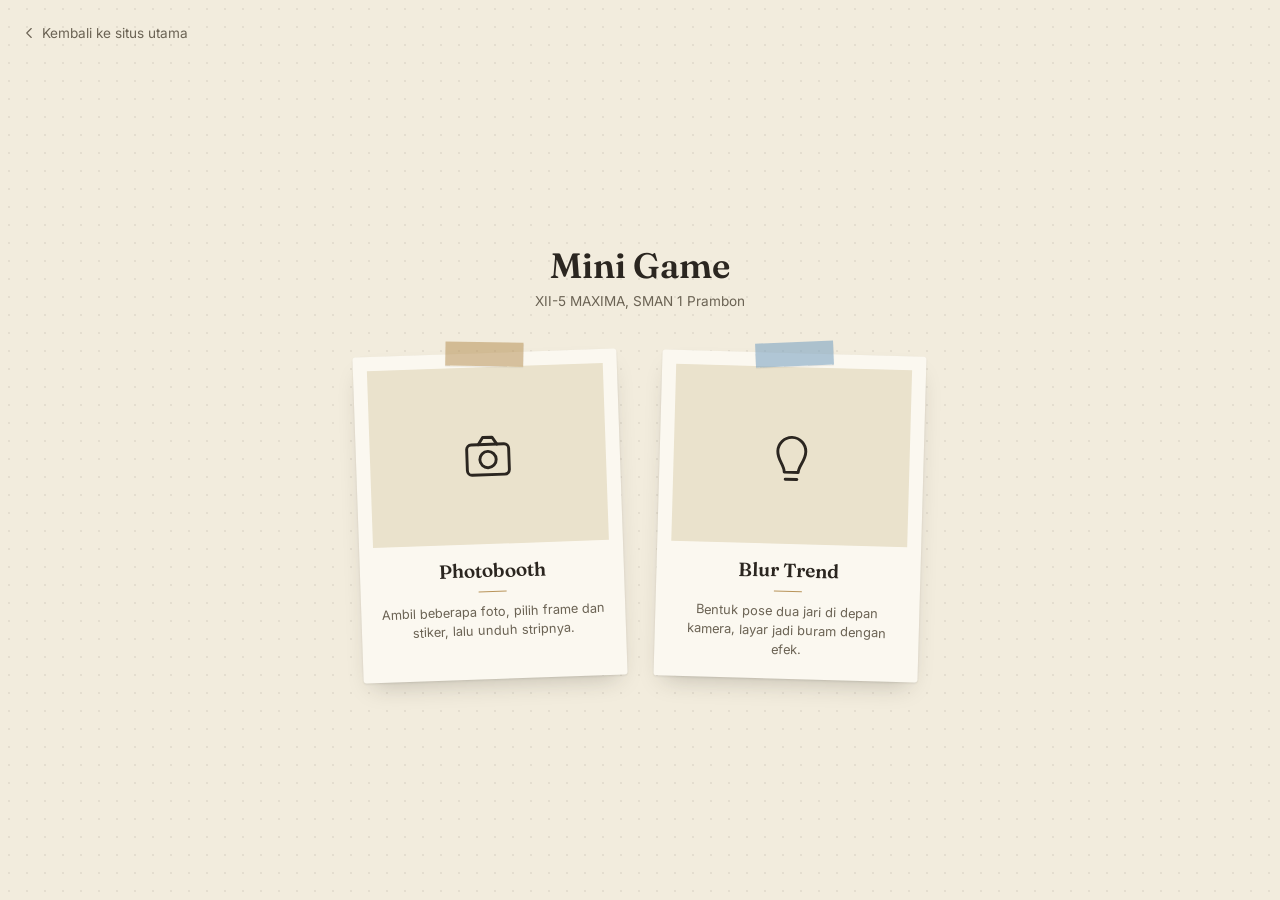
<file: minigame/index.html>
<!DOCTYPE html>
<html lang="id">
<head>
<meta charset="UTF-8">
<meta name="viewport" content="width=device-width, initial-scale=1.0">
<title>Mini Game — XII-5 · MAXIMA</title>
<meta name="theme-color" content="#F2ECDD">
<link rel="icon" type="image/svg+xml" href="favicon.svg?v=1">
<link rel="preconnect" href="https://fonts.googleapis.com">
<link href="https://fonts.googleapis.com/css2?family=Fraunces:wght@600&family=Inter:wght@400;500&display=swap" rel="stylesheet">
<link rel="stylesheet" href="css/menu.css?v=1">
</head>
<body>
  <header class="topbar">
    <a href="../index.html" class="topbar__back">
      <svg width="18" height="18" viewBox="0 0 24 24" fill="none" stroke="currentColor" stroke-width="1.5" stroke-linecap="round" stroke-linejoin="round" aria-hidden="true"><path d="m15 18-6-6 6-6"/></svg>
      Kembali ke situs utama
    </a>
  </header>

  <main class="menu-page">
    <div class="menu-head">
      <h1>Mini Game</h1>
      <p>XII-5 MAXIMA, SMAN 1 Prambon</p>
    </div>

    <div class="menu-grid">
      <a class="card card--gold" href="photobooth/index.html">
        <span class="card__photo">
          <svg width="56" height="56" viewBox="0 0 24 24" fill="none" stroke="currentColor" stroke-width="1.25" stroke-linecap="round" stroke-linejoin="round" aria-hidden="true"><rect x="3" y="7" width="18" height="13" rx="2"/><path d="M8 7l2-3h4l2 3"/><circle cx="12" cy="13.5" r="3.5"/></svg>
        </span>
        <span class="card__title">Photobooth</span>
        <span class="card__rule"></span>
        <span class="card__desc">Ambil beberapa foto, pilih frame dan stiker, lalu unduh stripnya.</span>
      </a>

      <a class="card card--blue" href="blur-trend/index.html">
        <span class="card__photo">
          <svg width="56" height="56" viewBox="0 0 24 24" fill="none" stroke="currentColor" stroke-width="1.25" stroke-linecap="round" stroke-linejoin="round" aria-hidden="true"><path d="M18 10c0-3-2.5-6-6-6S6 7 6 10c0 4 3 6 3 9h6c0-3 3-5 3-9z"/><path d="M9.5 22h5"/></svg>
        </span>
        <span class="card__title">Blur Trend</span>
        <span class="card__rule"></span>
        <span class="card__desc">Bentuk pose dua jari di depan kamera, layar jadi buram dengan efek.</span>
      </a>
    </div>
  </main>
</body>
</html>
</file>
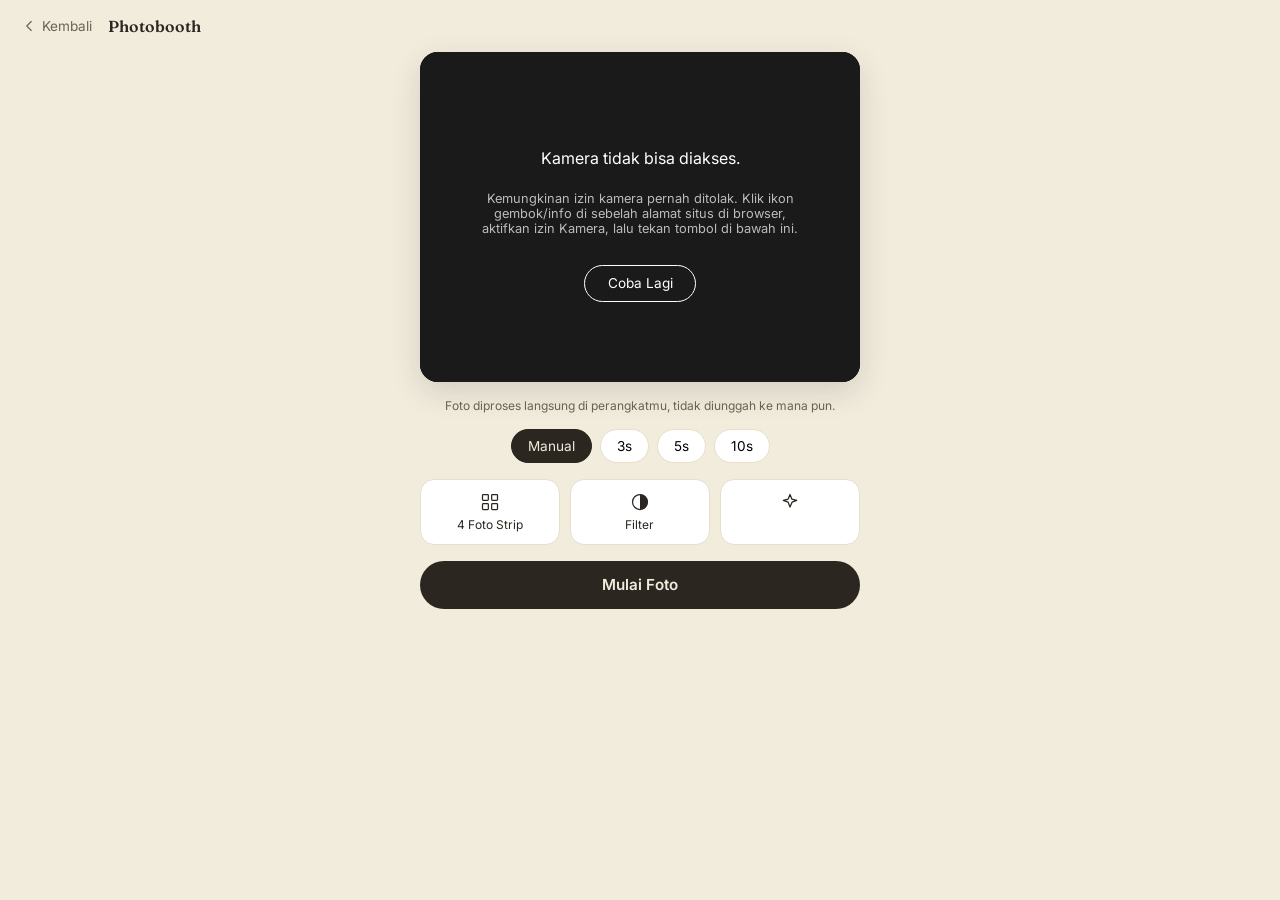
<file: minigame/photobooth/index.html>
<!DOCTYPE html>
<html lang="id">
<head>
<meta charset="UTF-8">
<meta name="viewport" content="width=device-width, initial-scale=1.0, viewport-fit=cover">
<title>Photobooth — XII-5 · MAXIMA</title>
<link rel="preconnect" href="https://fonts.googleapis.com">
<link href="https://fonts.googleapis.com/css2?family=Fraunces:wght@600&family=Inter:wght@400;500;600&display=swap" rel="stylesheet">
<link rel="stylesheet" href="css/style.css?v=4">
</head>
<body>

  <header class="topbar">
    <a href="../index.html" class="topbar__back">
      <svg width="18" height="18" viewBox="0 0 24 24" fill="none" stroke="currentColor" stroke-width="1.5" stroke-linecap="round" stroke-linejoin="round" aria-hidden="true"><path d="m15 18-6-6 6-6"/></svg>
      Kembali
    </a>
    <span class="topbar__title">Photobooth</span>
  </header>

  <!-- ================= LAYAR 1: PERSIAPAN ================= -->
  <section id="screenPrep" class="screen">
    <div class="camera-card" id="cameraCardPrep">
      <video id="video" autoplay playsinline muted></video>
      <div id="cameraError" class="camera-error" hidden>
        <p>Kamera tidak bisa diakses.</p>
        <p class="camera-error__hint">
          Kemungkinan izin kamera pernah ditolak. Klik ikon gembok/info di sebelah alamat situs
          di browser, aktifkan izin Kamera, lalu tekan tombol di bawah ini.
        </p>
        <button id="retryCameraBtn" class="camera-error__retry">Coba Lagi</button>
      </div>
    </div>

    <p class="privacy-note">Foto diproses langsung di perangkatmu, tidak diunggah ke mana pun.</p>

    <div class="chip-row" id="timerChips">
      <button class="chip is-active" data-timer="manual">Manual</button>
      <button class="chip" data-timer="3">3s</button>
      <button class="chip" data-timer="5">5s</button>
      <button class="chip" data-timer="10">10s</button>
    </div>

    <div class="option-btn-row">
      <button class="option-btn" id="btnLayout">
        <svg class="option-btn__icon" width="20" height="20" viewBox="0 0 24 24" fill="none" stroke="currentColor" stroke-width="1.5"><rect x="3" y="3" width="7" height="7" rx="1"/><rect x="14" y="3" width="7" height="7" rx="1"/><rect x="3" y="14" width="7" height="7" rx="1"/><rect x="14" y="14" width="7" height="7" rx="1"/></svg>
        <span id="layoutLabel">Layout</span>
      </button>
      <button class="option-btn" id="btnFilter">
        <svg class="option-btn__icon" width="20" height="20" viewBox="0 0 24 24" fill="none" stroke="currentColor" stroke-width="1.5"><circle cx="12" cy="12" r="9"/><path d="M12 3a9 9 0 0 1 0 18z" fill="currentColor" stroke="none"/></svg>
        <span id="filterLabel">Filter</span>
      </button>
      <button class="option-btn" id="btnThemePrep">
        <svg class="option-btn__icon" width="20" height="20" viewBox="0 0 24 24" fill="none" stroke="currentColor" stroke-width="1.5"><path d="M12 3l2.2 5.5L20 10l-5.5 2.2L12 18l-2.2-5.8L4 10l5.8-1.5L12 3z" stroke-linejoin="round"/></svg>
        <span id="themeLabelPrep">Tema</span>
      </button>
    </div>

    <button id="mulaiFotoBtn" class="primary-btn">Mulai Foto</button>
  </section>

  <!-- ================= LAYAR 2: PENGAMBILAN ================= -->
  <section id="screenCapture" class="screen" hidden>
    <div class="camera-card" id="cameraCardCapture">
      <video id="videoCapture" autoplay playsinline muted></video>
      <div id="countdownOverlay" class="countdown-overlay" hidden></div>
    </div>

    <p id="captureStatus" class="capture-status">Foto 1 dari 4</p>

    <div id="thumbRow" class="thumb-row"></div>

    <button id="manualCaptureBtn" class="primary-btn">Ambil Foto</button>
    <button id="nextBtn" class="primary-btn" hidden>Berikutnya</button>
    <button id="cancelRetakeBtn" class="secondary-btn" hidden>Batal</button>
  </section>

  <!-- ================= LAYAR 3: HASIL ================= -->
  <section id="screenResult" class="screen" hidden>
    <div class="result-preview-wrap">
      <canvas id="resultCanvas"></canvas>
    </div>

    <div class="retake">
      <p class="retake__hint">Ketuk satu foto untuk mengulangnya</p>
      <div id="retakeRow" class="retake__row"></div>
    </div>

    <button class="option-btn option-btn--wide" id="btnThemeResult">
      <span class="option-btn__icon"><svg width="18" height="18" viewBox="0 0 24 24" fill="none" stroke="currentColor" stroke-width="1.5"><path d="M12 3l2.2 5.5L20 10l-5.5 2.2L12 18l-2.2-5.8L4 10l5.8-1.5L12 3z" stroke-linejoin="round"/></svg></span>
      <span id="themeLabelResult">Ganti Tema</span>
    </button>

    <div class="result-actions">
      <button id="downloadBtn" class="primary-btn">Unduh</button>
      <button id="ulangBtn" class="secondary-btn">Ambil Ulang</button>
    </div>
  </section>

  <!-- ================= BOTTOM SHEET: LAYOUT ================= -->
  <div id="sheetLayout" class="sheet" hidden>
    <div class="sheet__backdrop" data-close-sheet></div>
    <div class="sheet__card">
      <div class="sheet__header">
        <h3>Pilih Layout</h3>
        <button class="sheet__close" data-close-sheet><svg width="14" height="14" viewBox="0 0 24 24" fill="none" stroke="currentColor" stroke-width="2"><path d="M6 6l12 12M18 6L6 18" stroke-linecap="round"/></svg></button>
      </div>
      <div id="layoutGrid" class="layout-grid"></div>
    </div>
  </div>

  <!-- ================= BOTTOM SHEET: FILTER ================= -->
  <div id="sheetFilter" class="sheet" hidden>
    <div class="sheet__backdrop" data-close-sheet></div>
    <div class="sheet__card">
      <div class="sheet__header">
        <h3>Pilih Filter</h3>
        <button class="sheet__close" data-close-sheet><svg width="14" height="14" viewBox="0 0 24 24" fill="none" stroke="currentColor" stroke-width="2"><path d="M6 6l12 12M18 6L6 18" stroke-linecap="round"/></svg></button>
      </div>
      <div id="filterGrid" class="filter-grid"></div>
    </div>
  </div>

  <!-- ================= BOTTOM SHEET: TEMA ================= -->
  <div id="sheetTheme" class="sheet" hidden>
    <div class="sheet__backdrop" data-close-sheet></div>
    <div class="sheet__card">
      <div class="sheet__header">
        <h3>Pilih Tema</h3>
        <button class="sheet__close" data-close-sheet><svg width="14" height="14" viewBox="0 0 24 24" fill="none" stroke="currentColor" stroke-width="2"><path d="M6 6l12 12M18 6L6 18" stroke-linecap="round"/></svg></button>
      </div>
      <div class="theme-category-row" id="themeCategoryRow"></div>
      <div id="themeTemplateGrid" class="theme-template-grid"></div>
    </div>
  </div>

<script type="module" src="js/main.js?v=5"></script>
</body>
</html>
</file>
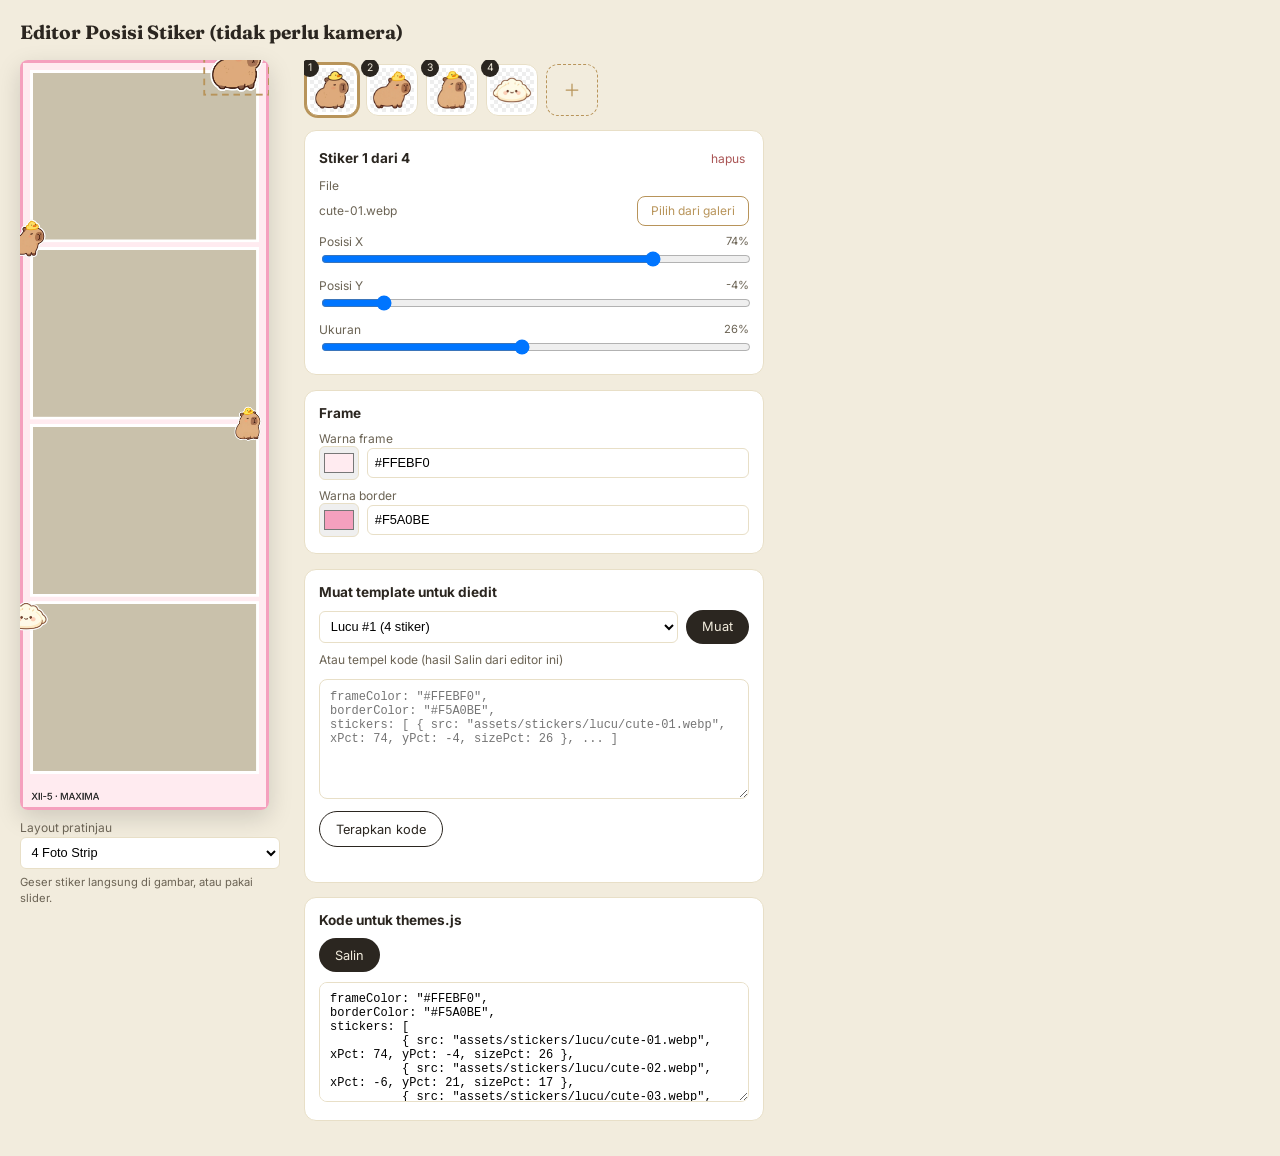
<file: minigame/photobooth/editor.html>
<!DOCTYPE html>
<html lang="id">
<head>
<meta charset="UTF-8">
<meta name="viewport" content="width=device-width, initial-scale=1.0">
<title>Editor Posisi Stiker</title>
<link href="https://fonts.googleapis.com/css2?family=Fraunces:wght@600&family=Inter:wght@400;500;600&display=swap" rel="stylesheet">
<style>
  :root { --cream:#F2ECDD; --ink:#2B2620; --gold:#B8945A; --line:#e8dfc7; --soft:#6b6354; }
  * { box-sizing: border-box; -webkit-tap-highlight-color: transparent; }
  body { margin:0; background:var(--cream); color:var(--ink); font-family:"Inter",sans-serif; padding:1.25rem; }
  h1 { font-family:"Fraunces",serif; font-size:1.2rem; margin:0 0 1rem; }
  button { cursor:pointer; font-family:inherit; }

  /* TATA LETAK: preview menempel (sticky), kontrol di sebelahnya / di bawahnya */
  .layout { display:flex; gap:1.5rem; align-items:flex-start; }
  .stage-wrap { position:sticky; top:1rem; flex-shrink:0; display:flex; flex-direction:column; gap:0.6rem; }
  #stage { display:block; border-radius:8px; box-shadow:0 8px 24px rgba(0,0,0,0.15); touch-action:none; cursor:grab; }
  #stage.is-readonly { cursor:default; }
  .stage-tools { max-width:260px; }
  .drag-hint { margin:0.4rem 0 0; font-size:0.7rem; line-height:1.4; color:var(--soft); }
  .controls { flex:1; min-width:0; max-width:460px; }

  @media (max-width: 720px) {
    body { padding-top:0; }
    h1 { padding-top:1.25rem; }
    .layout { flex-direction:column; gap:0.75rem; }
    .stage-wrap {
      top:0; z-index:20; flex-direction:row; align-items:flex-start; gap:0.75rem;
      margin:0 -1.25rem; padding:0.6rem 1.25rem; width:calc(100% + 2.5rem);
      background:var(--cream); border-bottom:1px solid var(--line);
    }
    .stage-tools { flex:1; max-width:none; }
    .controls { max-width:none; width:100%; }
  }

  .field-group { border:1px solid var(--line); border-radius:12px; padding:0.9rem; margin-bottom:0.9rem; background:#fff; }
  .field-group h3 { margin:0 0 0.6rem; font-size:0.85rem; }
  label { display:block; font-size:0.75rem; color:var(--soft); margin:0.5rem 0 0.15rem; }
  input[type=range] { width:100%; }
  input[type=text], select { width:100%; padding:0.4rem; border-radius:6px; border:1px solid var(--line); font-size:0.8rem; background:#fff; }
  .color-row { display:flex; gap:0.5rem; align-items:center; }
  .color-row input[type=color] { width:40px; height:34px; padding:2px; border-radius:6px; border:1px solid var(--line); flex-shrink:0; }
  .color-row input[type=text] { flex:1; }
  .val { font-size:0.7rem; color:var(--soft); float:right; }

  /* DERET STIKER (tab) */
  .tabs { display:flex; gap:0.5rem; overflow-x:auto; padding:0.25rem 0.15rem 0.6rem; margin-bottom:0.3rem; }
  .tab {
    position:relative; flex-shrink:0; width:52px; height:52px; padding:3px; border-radius:12px;
    border:1px solid var(--line); background:#fff;
  }
  .tab img { width:100%; height:100%; object-fit:contain; border-radius:8px; display:block;
    background:repeating-conic-gradient(#eee 0 25%, transparent 0 50%) 0 0/8px 8px; }
  .tab__num { position:absolute; top:-6px; left:-6px; min-width:18px; height:18px; padding:0 4px; border-radius:9px;
    background:var(--ink); color:var(--cream); font-size:0.65rem; line-height:18px; text-align:center; }
  .tab.is-active { border-color:var(--gold); box-shadow:0 0 0 2px var(--gold); }
  .tab--add { display:grid; place-items:center; border:1px dashed var(--gold); color:var(--gold); background:transparent; }

  .sticker-head { display:flex; align-items:center; gap:0.6rem; }
  .sticker-head h3 { flex:1; margin:0; }
  .btn-remove { background:none; border:none; color:#a55; font-size:0.75rem; padding:0.3rem 0.2rem; }
  .file-picker-row { display:flex; align-items:center; gap:0.5rem; }
  .file-picker-current { flex:1; font-size:0.75rem; color:var(--soft); overflow:hidden; text-overflow:ellipsis; white-space:nowrap; }
  .btn-pick { padding:0.4rem 0.8rem; border-radius:8px; border:1px solid var(--gold); background:#fff; color:var(--gold); font-size:0.75rem; flex-shrink:0; }
  .empty-note { font-size:0.8rem; color:var(--soft); margin:0; }

  /* IMPOR */
  .row { display:flex; gap:0.5rem; align-items:center; }
  .row select { flex:1; }
  .btn { padding:0.6rem 1rem; border-radius:999px; border:none; background:var(--ink); color:var(--cream); font-size:0.8rem; flex-shrink:0; }
  .btn--ghost { background:#fff; color:var(--ink); border:1px solid var(--ink); }
  .status { font-size:0.75rem; color:var(--soft); margin:0.5rem 0 0; min-height:1em; }
  .status.is-error { color:#a33; }
  textarea { width:100%; min-height:120px; font-family:monospace; font-size:0.75rem; padding:0.6rem; border-radius:8px; border:1px solid var(--line); margin-top:0.6rem; }

  /* GALERI */
  .gallery-modal { position:fixed; inset:0; background:rgba(43,38,32,0.55); display:none; align-items:center; justify-content:center; z-index:100; padding:1rem; }
  .gallery-modal.is-open { display:flex; }
  .gallery-card { background:#fff; border-radius:14px; padding:1rem; max-width:420px; width:100%; max-height:80vh; overflow-y:auto; }
  .gallery-tabs { display:flex; gap:0.4rem; margin-bottom:0.8rem; flex-wrap:wrap; }
  .gallery-tab { flex:1; padding:0.4rem; border-radius:999px; border:1px solid var(--line); background:#fff; font-size:0.75rem; }
  .gallery-tab.is-active { background:var(--ink); color:var(--cream); }
  .gallery-grid { display:grid; grid-template-columns:repeat(4,1fr); gap:0.6rem; }
  .gallery-item { border:1px solid var(--line); border-radius:10px; padding:0.4rem; background:#fff; }
  .gallery-item img { width:100%; aspect-ratio:1; object-fit:contain; background:repeating-conic-gradient(#eee 0 25%, transparent 0 50%) 0 0/8px 8px; border-radius:6px; }
  .gallery-empty { font-size:0.8rem; color:#8a8272; text-align:center; padding:1rem; grid-column:1/-1; }
  .gallery-close { float:right; background:none; border:none; font-size:1rem; }
</style>
</head>
<body>

<h1>Editor Posisi Stiker (tidak perlu kamera)</h1>

<div class="layout">
  <div class="stage-wrap">
    <canvas id="stage"></canvas>
    <div class="stage-tools">
      <label for="layoutSelect" style="margin-top:0;">Layout pratinjau</label>
      <select id="layoutSelect">
        <option value="single">1 Foto</option>
        <option value="strip2">2 Foto</option>
        <option value="strip3">3 Foto</option>
        <option value="strip4" selected>4 Foto Strip</option>
        <option value="grid4">4 Foto Grid</option>
        <option value="grid6">6 Foto Grid</option>
      </select>
      <p class="drag-hint" id="dragHint"></p>
    </div>
  </div>

  <div class="controls">
    <div class="tabs" id="tabs"></div>
    <div class="field-group" id="activeSticker"></div>

    <div class="field-group">
      <h3>Frame</h3>
      <label>Warna frame
        <div class="color-row">
          <input type="color" id="frameColorPicker" value="#FFEBF0">
          <input type="text" id="frameColor" value="#FFEBF0">
        </div>
      </label>
      <label>Warna border
        <div class="color-row">
          <input type="color" id="borderColorPicker" value="#F5A0BE">
          <input type="text" id="borderColor" value="#F5A0BE">
        </div>
      </label>
    </div>

    <div class="field-group">
      <h3>Muat template untuk diedit</h3>
      <div class="row">
        <select id="templateSelect"></select>
        <button class="btn" id="loadTemplateBtn">Muat</button>
      </div>
      <label for="pasteBox">Atau tempel kode (hasil Salin dari editor ini)</label>
      <textarea id="pasteBox" placeholder='frameColor: "#FFEBF0",&#10;borderColor: "#F5A0BE",&#10;stickers: [ { src: "assets/stickers/lucu/cute-01.webp", xPct: 74, yPct: -4, sizePct: 26 }, ... ]'></textarea>
      <div class="row" style="margin-top:0.5rem;">
        <button class="btn btn--ghost" id="applyPasteBtn">Terapkan kode</button>
      </div>
      <p class="status" id="importStatus" role="status"></p>
    </div>

    <div class="field-group">
      <h3>Kode untuk themes.js</h3>
      <button class="btn" id="copyBtn">Salin</button>
      <textarea id="codeOutput" readonly></textarea>
    </div>
  </div>
</div>

<div class="gallery-modal" id="galleryModal">
  <div class="gallery-card">
    <button class="gallery-close" id="galleryClose" aria-label="Tutup"><svg width="14" height="14" viewBox="0 0 24 24" fill="none" stroke="currentColor" stroke-width="2"><path d="M6 6l12 12M18 6L6 18" stroke-linecap="round"/></svg></button>
    <div class="gallery-tabs" id="galleryTabs"></div>
    <div class="gallery-grid" id="galleryGrid"></div>
  </div>
</div>

<script type="module">
import { LAYOUTS, getLayout } from "./js/layouts.js";
import { THEMES } from "./js/themes.js";
import { placeSticker, REF_W, REF_H } from "./js/sticker-placement.js?v=1";

const $ = (id) => document.getElementById(id);
const stage = $("stage");
const ctx = stage.getContext("2d");
const slotW = 480;

let layout = getLayout("strip4");
let frameColor = "#FFEBF0";
let borderColor = "#F5A0BE";
let stickers = [
  { src: "assets/stickers/lucu/cute-01.webp", xPct: 74, yPct: -4, sizePct: 26 },
  { src: "assets/stickers/lucu/cute-02.webp", xPct: -6, yPct: 21, sizePct: 17 },
  { src: "assets/stickers/lucu/cute-03.webp", xPct: 84, yPct: 46, sizePct: 15 },
  { src: "assets/stickers/lucu/cute-04.webp", xPct: -7, yPct: 71, sizePct: 19 },
];
let activeIndex = 0;
let drawId = 0;
let lastDims = { stripW: REF_W, stripH: REF_H };

const FIELDS = {
  xPct: { label: "Posisi X", min: -20, max: 100, step: 0.5 },
  yPct: { label: "Posisi Y", min: -20, max: 100, step: 0.5 },
  sizePct: { label: "Ukuran", min: 5, max: 50, step: 1 },
};
const clamp = (v, lo, hi) => Math.min(hi, Math.max(lo, v));
const round05 = (v) => Math.round(v * 2) / 2;

/* ================= MANIFEST + GALERI ================= */
let manifest = {};
try {
  const res = await fetch("assets/stickers/manifest.json");
  manifest = await res.json();
} catch (e) {
  console.warn("manifest.json belum ada / gagal dimuat. Jalankan scripts/generate_stickers_manifest.py");
}
let galleryActiveCategory = Object.keys(manifest)[0] || null;

function openGallery() {
  renderGalleryTabs();
  renderGalleryGrid();
  $("galleryModal").classList.add("is-open");
}
function closeGallery() { $("galleryModal").classList.remove("is-open"); }

function renderGalleryTabs() {
  const tabs = $("galleryTabs");
  tabs.innerHTML = "";
  Object.keys(manifest).forEach((cat) => {
    const btn = document.createElement("button");
    btn.className = "gallery-tab" + (cat === galleryActiveCategory ? " is-active" : "");
    btn.textContent = `${cat} (${manifest[cat].length})`;
    btn.addEventListener("click", () => {
      galleryActiveCategory = cat;
      renderGalleryTabs();
      renderGalleryGrid();
    });
    tabs.appendChild(btn);
  });
}

function renderGalleryGrid() {
  const grid = $("galleryGrid");
  if (!galleryActiveCategory) {
    grid.innerHTML = `<div class="gallery-empty">Belum ada folder stiker terdeteksi.<br>Jalankan generate_stickers_manifest.py setelah membuat folder + menambah file.</div>`;
    return;
  }
  const files = manifest[galleryActiveCategory] || [];
  if (files.length === 0) {
    grid.innerHTML = `<div class="gallery-empty">Belum ada stiker di kategori ini.<br>Jalankan generate_stickers_manifest.py setelah menambah file.</div>`;
    return;
  }
  grid.innerHTML = "";
  files.forEach((filename) => {
    const path = `assets/stickers/${galleryActiveCategory}/${filename}`;
    const item = document.createElement("button");
    item.className = "gallery-item";
    item.innerHTML = `<img src="${path}" alt="${filename}">`;
    item.addEventListener("click", () => {
      if (stickers[activeIndex]) stickers[activeIndex].src = path;
      closeGallery();
      renderTabs();
      renderActive();
      draw();
    });
    grid.appendChild(item);
  });
}
$("galleryClose").addEventListener("click", closeGallery);

/* ================= GAMBAR ================= */
const imgCache = new Map();
function loadImg(src) {
  if (imgCache.has(src)) return imgCache.get(src);
  const p = new Promise((res) => {
    const img = new Image();
    img.onload = () => res(img);
    img.onerror = () => res(null);
    img.src = src;
  });
  imgCache.set(src, p);
  return p;
}

function dims() {
  const slotH = Math.round(slotW / layout.ratio);
  let cols = 1, rows = layout.count;
  if (layout.arrangement === "grid2x2") { cols = 2; rows = 2; }
  if (layout.arrangement === "grid2x3") { cols = 2; rows = 3; }
  const pad = 24, gap = 16, footer = 56;
  const stripW = pad * 2 + slotW * cols + gap * (cols - 1);
  const stripH = pad * 2 + slotH * rows + gap * (rows - 1) + footer;
  return { slotH, cols, rows, pad, gap, footer, stripW, stripH };
}

// Ukuran tampilan canvas: muat di layar. Di HP preview menempel di atas (maks ~34% tinggi layar).
function fitStage(stripW, stripH) {
  const mobile = window.matchMedia("(max-width: 720px)").matches;
  const maxH = mobile ? window.innerHeight * 0.34 : window.innerHeight - 150;
  const maxW = mobile ? window.innerWidth * 0.5 : 380;
  const scale = Math.min(maxW / stripW, maxH / stripH);
  stage.style.width = Math.round(stripW * scale) + "px";
  stage.style.height = Math.round(stripH * scale) + "px";
}
window.addEventListener("resize", () => fitStage(lastDims.stripW, lastDims.stripH));

async function draw() {
  const myId = ++drawId;
  const d = dims();
  // Muat semua gambar dulu, baru menggambar sekaligus: tidak ada tumpang tindih antar draw()
  const imgs = await Promise.all(stickers.map((s) => loadImg(s.src)));
  if (myId !== drawId) return;

  const { slotH, cols, pad, gap, stripW, stripH } = d;
  lastDims = { stripW, stripH };
  stage.width = stripW;
  stage.height = stripH;
  fitStage(stripW, stripH);

  ctx.fillStyle = frameColor;
  ctx.fillRect(0, 0, stripW, stripH);
  ctx.strokeStyle = borderColor;
  ctx.lineWidth = 6;
  ctx.strokeRect(3, 3, stripW - 6, stripH - 6);

  for (let i = 0; i < layout.count; i++) {
    const col = i % cols, row = Math.floor(i / cols);
    const x = pad + col * (slotW + gap);
    const y = pad + row * (slotH + gap);
    ctx.fillStyle = "#c9c1ab";
    ctx.fillRect(x, y, slotW, slotH);
    ctx.strokeStyle = "#fff";
    ctx.lineWidth = 6;
    ctx.strokeRect(x, y, slotW, slotH);
  }

  ctx.fillStyle = "#333";
  ctx.font = "600 20px Inter, sans-serif";
  ctx.fillText("XII-5 · MAXIMA", pad, stripH - 22);

  stickers.forEach((s, i) => {
    if (!imgs[i]) return;
    const { x, y, size } = placeSticker(s, stripW, stripH);
    ctx.drawImage(imgs[i], x, y, size, size);
  });

  // Penanda stiker aktif: hanya di editor, tidak ikut ke hasil Photobooth
  const a = stickers[activeIndex];
  if (a) {
    const { x, y, size } = placeSticker(a, stripW, stripH);
    ctx.save();
    ctx.strokeStyle = "#B8945A";
    ctx.lineWidth = 4;
    ctx.setLineDash([14, 10]);
    ctx.strokeRect(x, y, size, size);
    ctx.restore();
  }

  updateCode();
}

function updateCode() {
  const lines = stickers.map((s) =>
    `          { src: "${s.src}", xPct: ${s.xPct}, yPct: ${s.yPct}, sizePct: ${s.sizePct} },`
  ).join("\n");
  $("codeOutput").value =
`frameColor: "${frameColor}",
borderColor: "${borderColor}",
stickers: [
${lines}
],`;
}

/* ================= STIKER AKTIF ================= */
function setActive(i) {
  activeIndex = i;
  renderTabs();
  renderActive();
  draw();
}

function renderTabs() {
  const wrap = $("tabs");
  wrap.innerHTML = "";
  stickers.forEach((s, i) => {
    const btn = document.createElement("button");
    btn.className = "tab" + (i === activeIndex ? " is-active" : "");
    btn.setAttribute("aria-label", `Stiker ${i + 1}`);
    btn.innerHTML = `<img src="${s.src}" alt="" onerror="this.style.opacity=0.2"><span class="tab__num">${i + 1}</span>`;
    btn.addEventListener("click", () => setActive(i));
    wrap.appendChild(btn);
  });
  const add = document.createElement("button");
  add.className = "tab tab--add";
  add.setAttribute("aria-label", "Tambah stiker");
  add.innerHTML = `<svg width="20" height="20" viewBox="0 0 24 24" fill="none" stroke="currentColor" stroke-width="1.5" stroke-linecap="round"><path d="M12 5v14M5 12h14"/></svg>`;
  add.addEventListener("click", () => {
    stickers.push({ src: "assets/stickers/lucu/cute-01.webp", xPct: 40, yPct: 40, sizePct: 15 });
    setActive(stickers.length - 1);
  });
  wrap.appendChild(add);
}

function renderActive() {
  const box = $("activeSticker");
  const s = stickers[activeIndex];
  if (!s) {
    box.innerHTML = `<p class="empty-note">Belum ada stiker. Ketuk tombol + di atas untuk menambah.</p>`;
    return;
  }
  const sliders = Object.entries(FIELDS).map(([field, f]) => `
    <label>${f.label} <span class="val" data-val="${field}">${s[field]}%</span>
      <input type="range" min="${f.min}" max="${f.max}" step="${f.step}" value="${s[field]}" data-field="${field}">
    </label>`).join("");
  box.innerHTML = `
    <div class="sticker-head">
      <h3>Stiker ${activeIndex + 1} dari ${stickers.length}</h3>
      <button class="btn-remove" id="removeBtn">hapus</button>
    </div>
    <label>File</label>
    <div class="file-picker-row">
      <span class="file-picker-current">${s.src.split("/").pop()}</span>
      <button class="btn-pick" id="pickBtn">Pilih dari galeri</button>
    </div>
    ${sliders}`;

  box.querySelectorAll("input[type=range]").forEach((input) => {
    input.addEventListener("input", () => {
      const field = input.dataset.field;
      stickers[activeIndex][field] = Number(input.value);
      box.querySelector(`[data-val="${field}"]`).textContent = input.value + "%";
      draw();
    });
  });
  $("removeBtn").addEventListener("click", () => {
    stickers.splice(activeIndex, 1);
    activeIndex = clamp(activeIndex, 0, Math.max(0, stickers.length - 1));
    renderTabs();
    renderActive();
    draw();
  });
  $("pickBtn").addEventListener("click", openGallery);
}

// Samakan slider dengan nilai stiker aktif (dipakai saat digeser di canvas)
function syncSliders() {
  const s = stickers[activeIndex];
  if (!s) return;
  const box = $("activeSticker");
  Object.keys(FIELDS).forEach((field) => {
    const input = box.querySelector(`input[data-field="${field}"]`);
    const val = box.querySelector(`[data-val="${field}"]`);
    if (input) input.value = s[field];
    if (val) val.textContent = s[field] + "%";
  });
}

/* ================= GESER DI CANVAS ================= */
function stickerAt(cx, cy) {
  const { stripW, stripH } = dims();
  for (let i = stickers.length - 1; i >= 0; i--) {
    const { x, y, size } = placeSticker(stickers[i], stripW, stripH);
    if (cx >= x && cx <= x + size && cy >= y && cy <= y + size) return i;
  }
  return -1;
}

let drag = null;
stage.addEventListener("pointerdown", (e) => {
  const r = stage.getBoundingClientRect();
  const k = stage.width / r.width;
  const i = stickerAt((e.clientX - r.left) * k, (e.clientY - r.top) * k);
  if (i < 0) return;
  if (i !== activeIndex) setActive(i);
  if (layout.id === "strip4") {
    drag = { id: e.pointerId, sx: e.clientX, sy: e.clientY, x0: stickers[i].xPct, y0: stickers[i].yPct, k, i };
    stage.setPointerCapture(e.pointerId);
  }
});
stage.addEventListener("pointermove", (e) => {
  if (!drag || e.pointerId !== drag.id) return;
  const s = stickers[drag.i];
  s.xPct = clamp(round05(drag.x0 + ((e.clientX - drag.sx) * drag.k / REF_W) * 100), FIELDS.xPct.min, FIELDS.xPct.max);
  s.yPct = clamp(round05(drag.y0 + ((e.clientY - drag.sy) * drag.k / REF_H) * 100), FIELDS.yPct.min, FIELDS.yPct.max);
  syncSliders();
  draw();
});
const endDrag = () => { drag = null; };
stage.addEventListener("pointerup", endDrag);
stage.addEventListener("pointercancel", endDrag);

function updateDragHint() {
  const isRef = layout.id === "strip4";
  stage.classList.toggle("is-readonly", !isRef);
  $("dragHint").textContent = isRef
    ? "Geser stiker langsung di gambar, atau pakai slider."
    : "Pratinjau saja. Layout ini dihitung otomatis dari posisi di 4 Foto Strip. Pindah ke 4 Foto Strip untuk menggeser.";
}

$("layoutSelect").addEventListener("change", (e) => {
  layout = getLayout(e.target.value);
  updateDragHint();
  draw();
});

/* ================= WARNA FRAME ================= */
function bindColor(textId, pickerId, setter) {
  $(textId).addEventListener("input", (e) => {
    setter(e.target.value);
    if (/^#[0-9a-f]{6}$/i.test(e.target.value)) $(pickerId).value = e.target.value;
    draw();
  });
  $(pickerId).addEventListener("input", (e) => {
    setter(e.target.value);
    $(textId).value = e.target.value;
    draw();
  });
}
bindColor("frameColor", "frameColorPicker", (v) => { frameColor = v; });
bindColor("borderColor", "borderColorPicker", (v) => { borderColor = v; });

function setColors(frame, border) {
  if (frame) {
    frameColor = frame;
    $("frameColor").value = frame;
    if (/^#[0-9a-f]{6}$/i.test(frame)) $("frameColorPicker").value = frame;
  }
  if (border) {
    borderColor = border;
    $("borderColor").value = border;
    if (/^#[0-9a-f]{6}$/i.test(border)) $("borderColorPicker").value = border;
  }
}

/* ================= IMPOR ================= */
function setStatus(msg, isError = false) {
  const el = $("importStatus");
  el.textContent = msg;
  el.classList.toggle("is-error", isError);
}

function applyData(frame, border, list) {
  setColors(frame, border);
  stickers = list.map((s) => ({ ...s }));
  activeIndex = 0;
  renderTabs();
  renderActive();
  draw();
}

// Daftar template dari themes.js (dibaca langsung, tanpa parsing teks)
const templateRefs = [];
Object.entries(THEMES).forEach(([catKey, cat]) => {
  cat.templates.forEach((tpl, idx) => {
    templateRefs.push({ tpl, text: `${cat.label} #${idx + 1}${tpl.label ? " · " + tpl.label : ""} (${tpl.stickers.length} stiker)` });
  });
});
$("templateSelect").innerHTML = templateRefs.map((r, i) => `<option value="${i}">${r.text}</option>`).join("");

$("loadTemplateBtn").addEventListener("click", () => {
  const ref = templateRefs[+$("templateSelect").value];
  if (!ref) return;
  if (!confirm("Ganti isi editor dengan template ini? Perubahan yang belum disalin akan hilang.")) return;
  applyData(ref.tpl.frameColor, ref.tpl.borderColor, ref.tpl.stickers);
  setStatus(`Template dimuat: ${ref.text}.`);
});

const STICKER_RE = /\{\s*src:\s*"([^"]+)"\s*,\s*xPct:\s*(-?\d+(?:\.\d+)?)\s*,\s*yPct:\s*(-?\d+(?:\.\d+)?)\s*,\s*sizePct:\s*(-?\d+(?:\.\d+)?)\s*\}/g;

$("applyPasteBtn").addEventListener("click", () => {
  const text = $("pasteBox").value;
  const list = [...text.matchAll(STICKER_RE)].map((m) => ({
    src: m[1], xPct: Number(m[2]), yPct: Number(m[3]), sizePct: Number(m[4]),
  }));
  if (list.length === 0) {
    setStatus("Tidak ada stiker yang terbaca. Pastikan formatnya { src: \"...\", xPct: 0, yPct: 0, sizePct: 10 }.", true);
    return;
  }
  const frame = text.match(/frameColor:\s*"(#[0-9a-fA-F]{3,8})"/)?.[1];
  const border = text.match(/borderColor:\s*"(#[0-9a-fA-F]{3,8})"/)?.[1];
  applyData(frame, border, list);
  setStatus(`Terbaca ${list.length} stiker${frame || border ? " dan warna frame" : ""}.`);
});

$("copyBtn").addEventListener("click", async () => {
  const btn = $("copyBtn");
  try {
    await navigator.clipboard.writeText($("codeOutput").value);
    btn.textContent = "Tersalin";
  } catch (_) {
    $("codeOutput").select();
    btn.textContent = "Pilih manual lalu salin";
  }
  setTimeout(() => { btn.textContent = "Salin"; }, 1500);
});

/* ================= INIT ================= */
updateDragHint();
renderTabs();
renderActive();
draw();
</script>
</body>
</html>
</file>
<file: minigame/css/menu.css>
:root {
  --cream: #F2ECDD;
  --paper: #FBF8F0;
  --ink: #2B2620;
  --ink-soft: #6b6354;
  --gold: #B8945A;
  --tape-gold: rgba(184, 148, 90, 0.55);
  --tape-blue: rgba(127, 166, 196, 0.6);
  --photo: #EAE2CC;
}

* {
  box-sizing: border-box;
  -webkit-tap-highlight-color: transparent;
}

body {
  margin: 0;
  min-height: 100vh;
  min-height: 100dvh;
  display: flex;
  flex-direction: column;
  background-color: var(--cream);
  background-image: radial-gradient(rgba(43, 38, 32, 0.07) 1px, transparent 1.3px);
  background-size: 18px 18px;
  color: var(--ink);
  font-family: "Inter", sans-serif;
}

/* TOPBAR (sama polanya dengan halaman Photobooth dan Blur Trend) */
.topbar {
  padding: 1rem 1.25rem 0;
}

.topbar__back {
  display: inline-flex;
  align-items: center;
  gap: 0.25rem;
  padding: 0.5rem 0.5rem 0.5rem 0;
  color: var(--ink-soft);
  text-decoration: none;
  font-size: 0.85rem;
}

.topbar__back svg {
  flex-shrink: 0;
}

.topbar__back:focus-visible {
  outline: 2px solid var(--gold);
  outline-offset: 2px;
  border-radius: 4px;
}

/* ISI */
.menu-page {
  flex: 1;
  display: flex;
  flex-direction: column;
  align-items: center;
  justify-content: center;
  gap: 2.75rem;
  padding: 1.5rem 1.25rem 3rem;
  text-align: center;
}

.menu-head h1 {
  margin: 0;
  font-family: "Fraunces", serif;
  font-weight: 600;
  font-size: clamp(1.7rem, 6vw, 2.2rem);
  line-height: 1.15;
}

.menu-head p {
  margin: 0.4rem 0 0;
  font-size: 0.85rem;
  color: var(--ink-soft);
}

.menu-grid {
  display: flex;
  flex-wrap: wrap;
  justify-content: center;
  gap: 2.75rem 2.25rem;
}

/* KARTU = cetakan berbingkai putih, miring, berselotip */
.card {
  position: relative;
  display: block;
  width: min(100%, 264px);
  padding: 14px 14px 20px;
  background: var(--paper);
  border-radius: 3px;
  color: var(--ink);
  text-decoration: none;
  box-shadow:
    0 1px 2px rgba(43, 38, 32, 0.1),
    0 12px 24px -10px rgba(43, 38, 32, 0.25);
  transform: rotate(var(--tilt, 0deg));
  transition: transform 0.25s ease, box-shadow 0.25s ease;
}

.card::before {
  content: "";
  position: absolute;
  top: -11px;
  left: 50%;
  width: 78px;
  height: 24px;
  margin-left: -39px;
  background: var(--tape);
  box-shadow: 0 1px 1px rgba(43, 38, 32, 0.08);
  transform: rotate(var(--tape-tilt, 0deg));
}

.card--gold {
  --tilt: -2deg;
  --tape: var(--tape-gold);
  --tape-tilt: 3deg;
}

.card--blue {
  --tilt: 1.6deg;
  --tape: var(--tape-blue);
  --tape-tilt: -4deg;
}

.card__photo {
  display: grid;
  place-items: center;
  aspect-ratio: 4 / 3;
  background: var(--photo);
  color: var(--ink);
}

.card__title {
  display: block;
  margin-top: 0.9rem;
  font-family: "Fraunces", serif;
  font-weight: 600;
  font-size: 1.2rem;
}

.card__rule {
  display: block;
  width: 28px;
  height: 1px;
  margin: 0.55rem auto 0.6rem;
  background: var(--gold);
}

.card__desc {
  display: block;
  padding: 0 0.25rem;
  font-size: 0.8rem;
  line-height: 1.5;
  color: var(--ink-soft);
}

.card:focus-visible {
  outline: 2px solid var(--gold);
  outline-offset: 4px;
  transform: rotate(0deg) translateY(-4px);
}

@media (hover: hover) {
  .card:hover {
    transform: rotate(0deg) translateY(-4px);
    box-shadow:
      0 1px 2px rgba(43, 38, 32, 0.1),
      0 18px 28px -10px rgba(43, 38, 32, 0.3);
  }
}

@media (prefers-reduced-motion: reduce) {
  .card { transition: none; }
}
</file>
<file: minigame/photobooth/css/style.css>
:root {
  --cream: #F2ECDD;
  --ink: #2B2620;
  --ink-soft: #6b6354;
  --gold: #B8945A;
  --line: #e8dfc7;
}

* {
  box-sizing: border-box;
  -webkit-tap-highlight-color: transparent;
}

body {
  margin: 0;
  min-height: 100vh;
  background: var(--cream);
  color: var(--ink);
  font-family: "Inter", sans-serif;
  padding-bottom: 2rem;
}

button { font-family: inherit; }

/* TOPBAR */
.topbar {
  display: flex;
  align-items: center;
  gap: 1rem;
  padding: 1rem 1.25rem;
}

.topbar__back {
  display: inline-flex;
  align-items: center;
  gap: 0.25rem;
  color: var(--ink-soft);
  text-decoration: none;
  font-size: 0.85rem;
}

.topbar__back svg {
  flex-shrink: 0;
}

.topbar__title {
  font-family: "Fraunces", serif;
  font-weight: 600;
}

/* SCREEN WRAPPER */
.screen {
  max-width: 480px;
  margin: 0 auto;
  padding: 0 1.25rem;
  display: flex;
  flex-direction: column;
  align-items: center;
  gap: 1rem;
}

.screen[hidden] {
  display: none;
}

/* CAMERA CARD — kotak persegi panjang di tengah, bukan fullscreen */
.camera-card {
  position: relative;
  width: 100%;
  aspect-ratio: 4 / 3;
  background: #000;
  border-radius: 18px;
  overflow: hidden;
  box-shadow: 0 10px 30px rgba(43,38,32,0.15);
}

.camera-card video {
  width: 100%;
  height: 100%;
  object-fit: cover;
  transform: scaleX(-1);
}

.camera-error {
  position: absolute;
  inset: 0;
  display: flex;
  flex-direction: column;
  align-items: center;
  justify-content: center;
  text-align: center;
  padding: 1.5rem;
  background: #1a1a1a;
  color: #fff;
}

.camera-error[hidden] {
  display: none;
}

.camera-error__hint {
  font-size: 0.8rem;
  opacity: 0.7;
  margin-top: 0.4rem;
  max-width: 320px;
}

.camera-error__retry {
  margin-top: 1rem;
  padding: 0.6rem 1.4rem;
  border-radius: 999px;
  border: 1px solid #fff;
  background: transparent;
  color: #fff;
  font-size: 0.85rem;
  cursor: pointer;
}

.privacy-note {
  font-size: 0.75rem;
  color: var(--ink-soft);
  text-align: center;
  margin: 0;
}

/* CHIPS (timer) */
.chip-row {
  display: flex;
  gap: 0.5rem;
}

.chip {
  padding: 0.5rem 1rem;
  border-radius: 999px;
  border: 1px solid var(--line);
  background: #fff;
  font-size: 0.85rem;
  cursor: pointer;
}

.chip.is-active {
  background: var(--ink);
  color: var(--cream);
  border-color: var(--ink);
}

/* OPTION BUTTONS (Layout / Filter / Tema) */
.option-btn-row {
  display: flex;
  gap: 0.6rem;
  width: 100%;
}

.option-btn {
  flex: 1;
  display: flex;
  flex-direction: column;
  align-items: center;
  gap: 0.3rem;
  padding: 0.75rem 0.5rem;
  border-radius: 14px;
  border: 1px solid var(--line);
  background: #fff;
  font-size: 0.75rem;
  color: var(--ink);
  cursor: pointer;
}

.option-btn__icon {
  font-size: 1.2rem;
}

.option-btn--wide {
  width: 100%;
}

/* PRIMARY / SECONDARY BUTTON */
.primary-btn {
  width: 100%;
  padding: 0.9rem;
  border-radius: 999px;
  border: none;
  background: var(--ink);
  color: var(--cream);
  font-weight: 600;
  font-size: 0.95rem;
  cursor: pointer;
}

.primary-btn:disabled {
  opacity: 0.4;
  cursor: not-allowed;
}

.secondary-btn {
  width: 100%;
  padding: 0.9rem;
  border-radius: 999px;
  border: 1px solid var(--ink);
  background: transparent;
  color: var(--ink);
  font-weight: 600;
  font-size: 0.95rem;
  cursor: pointer;
}

/* COUNTDOWN */
.countdown-overlay {
  position: absolute;
  inset: 0;
  display: flex;
  align-items: center;
  justify-content: center;
  font-family: "Fraunces", serif;
  font-size: 4.5rem;
  color: #fff;
  background: rgba(0,0,0,0.3);
}

.countdown-overlay[hidden] { display: none; }

.capture-status {
  font-size: 0.85rem;
  color: var(--ink-soft);
  margin: 0;
}

.thumb-row {
  display: flex;
  gap: 0.5rem;
  flex-wrap: wrap;
  justify-content: center;
  min-height: 60px;
}

.thumb-row img {
  height: 60px;
  border-radius: 8px;
  border: 1px solid var(--line);
}

/* RESULT */
.result-preview-wrap {
  width: 100%;
  display: flex;
  justify-content: center;
}

.result-preview-wrap canvas {
  max-width: 100%;
  max-height: 60vh;
  border-radius: 12px;
  box-shadow: 0 10px 30px rgba(43,38,32,0.15);
}

.retake {
  width: 100%;
  display: flex;
  flex-direction: column;
  align-items: center;
  gap: 0.5rem;
}

.retake__hint {
  margin: 0;
  font-size: 0.75rem;
  color: var(--ink-soft);
}

.retake__row {
  display: flex;
  flex-wrap: wrap;
  justify-content: center;
  gap: 0.5rem;
}

.retake__btn {
  position: relative;
  padding: 0;
  border: 1px solid var(--line);
  border-radius: 8px;
  background: #fff;
  cursor: pointer;
  overflow: hidden;
}

.retake__btn img {
  display: block;
  height: 56px;
  width: auto;
}

.retake__btn:focus-visible {
  outline: 2px solid var(--gold);
  outline-offset: 2px;
}

.retake__badge {
  position: absolute;
  right: 3px;
  bottom: 3px;
  width: 20px;
  height: 20px;
  display: grid;
  place-items: center;
  border-radius: 50%;
  background: var(--ink);
  color: var(--cream);
}

.result-actions {
  display: flex;
  gap: 0.6rem;
  width: 100%;
}

.result-actions .primary-btn,
.result-actions .secondary-btn {
  flex: 1;
}

/* BOTTOM SHEET */
.sheet {
  position: fixed;
  inset: 0;
  z-index: 50;
  display: flex;
  align-items: flex-end;
  justify-content: center;
  opacity: 0;
  visibility: hidden;
  pointer-events: none;
  transition: opacity 0.25s ease, visibility 0.25s ease;
}

.sheet.is-open {
  opacity: 1;
  visibility: visible;
  pointer-events: auto;
}

.sheet__backdrop {
  position: absolute;
  inset: 0;
  background: rgba(43,38,32,0.5);
}

.sheet__card {
  position: relative;
  width: 100%;
  max-width: 480px;
  max-height: 75vh;
  overflow-y: auto;
  background: var(--cream);
  border-radius: 20px 20px 0 0;
  padding: 1.25rem;
  transform: translateY(16px);
  transition: transform 0.25s ease;
}

.sheet.is-open .sheet__card {
  transform: translateY(0);
}

.sheet__header {
  display: flex;
  align-items: center;
  justify-content: space-between;
  margin-bottom: 1rem;
}

.sheet__header h3 {
  font-family: "Fraunces", serif;
  margin: 0;
  font-size: 1.1rem;
}

.sheet__close {
  border: none;
  background: transparent;
  font-size: 1.1rem;
  cursor: pointer;
  color: var(--ink-soft);
}

/* LAYOUT GRID */
.layout-grid {
  display: grid;
  grid-template-columns: repeat(3, 1fr);
  gap: 0.75rem;
}

.layout-option {
  border: 1px solid var(--line);
  border-radius: 12px;
  background: #fff;
  padding: 0.6rem 0.4rem;
  cursor: pointer;
  display: flex;
  flex-direction: column;
  align-items: center;
  gap: 0.4rem;
}

.layout-option.is-active {
  border-color: var(--gold);
  background: #fdf6e9;
}

.layout-thumb {
  width: 48px;
  height: 60px;
  display: grid;
  gap: 2px;
}

.layout-thumb span {
  background: #cfc6ab;
  border-radius: 2px;
}

.layout-option span.layout-option__label {
  font-size: 0.7rem;
  color: var(--ink);
}

/* FILTER GRID */
.filter-grid {
  display: flex;
  gap: 0.6rem;
  overflow-x: auto;
}

.filter-option {
  flex-shrink: 0;
  display: flex;
  flex-direction: column;
  align-items: center;
  gap: 0.3rem;
  cursor: pointer;
  border: none;
  background: transparent;
}

.filter-option__swatch {
  width: 56px;
  height: 56px;
  border-radius: 50%;
  border: 2px solid transparent;
}

.filter-option.is-active .filter-option__swatch {
  border-color: var(--gold);
}

.filter-option__label {
  font-size: 0.7rem;
  color: var(--ink);
}

/* THEME PICKER */
.theme-category-row {
  display: flex;
  gap: 0.5rem;
  margin-bottom: 1rem;
}

.theme-category-btn {
  flex: 1;
  padding: 0.5rem;
  border-radius: 999px;
  border: 1px solid var(--line);
  background: #fff;
  font-size: 0.85rem;
  cursor: pointer;
}

.theme-category-btn.is-active {
  background: var(--ink);
  color: var(--cream);
  border-color: var(--ink);
}

.theme-template-grid {
  display: grid;
  grid-template-columns: repeat(2, 1fr);
  gap: 0.75rem;
}

.theme-template-card {
  border: 1px solid var(--line);
  border-radius: 14px;
  padding: 0.75rem;
  cursor: pointer;
  text-align: left;
}

.theme-template-card.is-active {
  border-color: var(--gold);
  box-shadow: 0 0 0 2px var(--gold) inset;
}

.theme-template-card__thumb {
  display: flex;
  justify-content: center;
  align-items: center;
  height: 150px;
  margin-bottom: 0.5rem;
  border-radius: 8px;
  background: rgba(43, 38, 32, 0.04);
}

.theme-template-card__thumb canvas {
  display: block;
  max-width: 100%;
  max-height: 100%;
  width: auto;
  height: auto;
  border-radius: 3px;
  box-shadow: 0 2px 6px rgba(43, 38, 32, 0.18);
}

.theme-template-card__label {
  font-size: 0.8rem;
  font-weight: 500;
}

@media (prefers-reduced-motion: reduce) {
  *, *::before, *::after { transition-duration: 0.001ms !important; }
}
</file>
